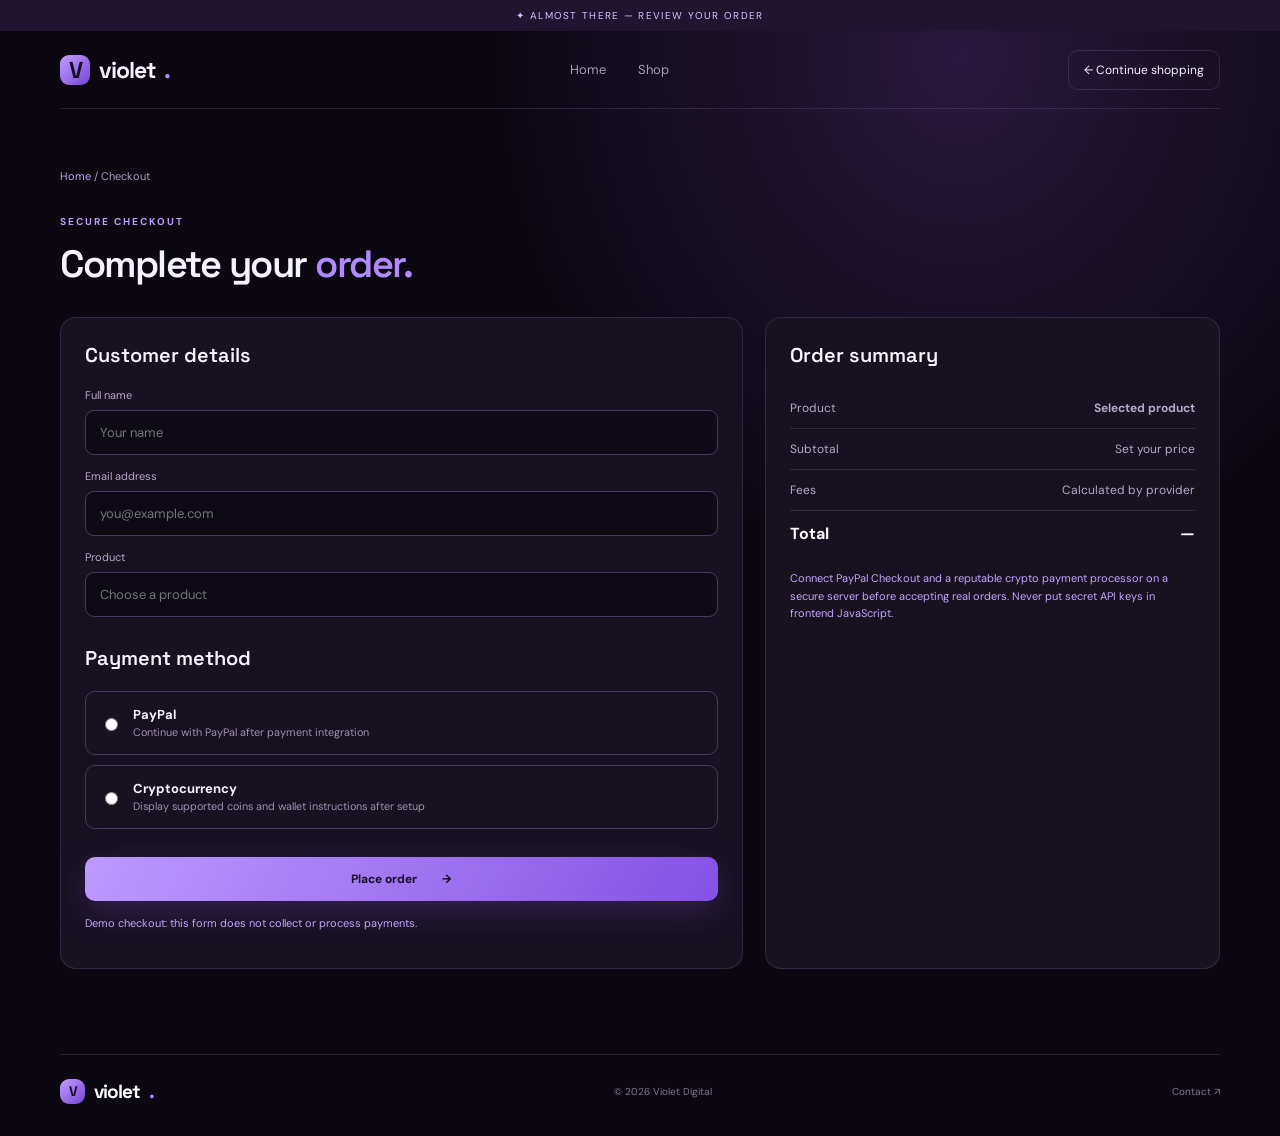
<file: checkout.html>
<!doctype html>
<html lang="en"><head><meta charset="utf-8"><meta name="viewport" content="width=device-width,initial-scale=1"><title>Checkout | Violet</title><link rel="stylesheet" href="style.css"><script defer src="script.js"></script></head>
<body><div class="announcement">✦ ALMOST THERE — REVIEW YOUR ORDER</div><header class="nav wrap"><a class="brand" href="index.html"><span class="brand-mark">V</span> violet<span class="dot">.</span></a><nav><a href="index.html">Home</a><a href="index.html#products">Shop</a></nav><a class="nav-cta" href="index.html#products">← Continue shopping</a></header>
<main class="page-main wrap"><div class="crumb"><a href="index.html">Home</a> / Checkout</div><div class="section-heading"><div><div class="eyebrow">SECURE CHECKOUT</div><h2>Complete your <em>order.</em></h2></div></div>
<form id="checkout-form" class="checkout-layout"><section class="panel"><h2>Customer details</h2><div class="field"><label for="customer-name">Full name</label><input id="customer-name" name="name" autocomplete="name" placeholder="Your name" required></div><div class="field"><label for="customer-email">Email address</label><input id="customer-email" name="email" type="email" autocomplete="email" placeholder="you@example.com" required></div><div class="field"><label for="checkout-product">Product</label><input id="checkout-product" name="product" placeholder="Choose a product" required></div><h2 style="margin-top:28px">Payment method</h2><label class="payment-option"><input type="radio" name="payment" value="PayPal" required><span><strong>PayPal</strong><br><small style="color:#9f91ae">Continue with PayPal after payment integration</small></span></label><label class="payment-option"><input type="radio" name="payment" value="Crypto"><span><strong>Cryptocurrency</strong><br><small style="color:#9f91ae">Display supported coins and wallet instructions after setup</small></span></label><button class="button primary" type="submit" style="width:100%;margin-top:18px">Place order <span>→</span></button><p id="checkout-message" class="checkout-message" aria-live="polite">Demo checkout: this form does not collect or process payments.</p></section>
<aside class="panel"><h2>Order summary</h2><div class="summary-line"><span>Product</span><strong id="summary-product">Selected product</strong></div><div class="summary-line"><span>Subtotal</span><span>Set your price</span></div><div class="summary-line"><span>Fees</span><span>Calculated by provider</span></div><div class="summary-line total"><span>Total</span><span>—</span></div><p class="checkout-message">Connect PayPal Checkout and a reputable crypto payment processor on a secure server before accepting real orders. Never put secret API keys in frontend JavaScript.</p></aside></form></main>
<footer class="footer wrap"><a class="brand" href="index.html"><span class="brand-mark">V</span> violet<span class="dot">.</span></a><span>© 2026 Violet Digital</span><a href="mailto:hello@example.com">Contact ↗</a></footer></body></html>
</file>
<file: style.css>
@import url('https://fonts.googleapis.com/css2?family=DM+Sans:wght@400;500;600;700&family=Space+Grotesk:wght@400;500;600;700&display=swap');
:root{--bg:#0b0812;--panel:#151020;--panel2:#1c1429;--purple:#b18aff;--purple2:#7846dc;--text:#f7f2ff;--muted:#a99db8;--line:rgba(205,177,255,.14)}
*{box-sizing:border-box}html{scroll-behavior:smooth}body{margin:0;background:radial-gradient(ellipse at 75% 5%,#29183e 0,transparent 34%),var(--bg);color:var(--text);font-family:'DM Sans',sans-serif}a{color:inherit;text-decoration:none}button,input,select{font:inherit}.wrap{width:min(1160px,calc(100% - 44px));margin:auto}
.announcement{text-align:center;background:#211431;color:#d9c4ff;padding:9px;font-size:10px;letter-spacing:.13em}
.nav{height:78px;display:flex;align-items:center;justify-content:space-between;border-bottom:1px solid var(--line)}.brand{font:700 23px 'Space Grotesk';letter-spacing:-1px;display:flex;align-items:center;gap:9px}.brand-mark{width:30px;height:30px;display:grid;place-items:center;background:linear-gradient(135deg,#c69fff,#7443d5);border-radius:9px;color:#160d25}.dot{color:var(--purple)}nav{display:flex;gap:32px;color:var(--muted);font-size:13px}nav a:hover,nav .active{color:white}.nav-cta{border:1px solid var(--line);padding:11px 15px;border-radius:10px;font-size:12px}.nav-cta span{color:var(--purple);margin-left:8px}
.eyebrow{font-size:10px;letter-spacing:.2em;color:#bd9cff;font-weight:700}.pulse{display:inline-block;width:7px;height:7px;border-radius:50%;background:#a879ff;box-shadow:0 0 12px #a879ff;margin-right:9px}
.hero{min-height:535px;display:grid;grid-template-columns:1fr 1fr;align-items:center;gap:25px;padding-top:40px;padding-bottom:40px}.hero h1{font:600 clamp(48px,6vw,76px)/1.02 'Space Grotesk';letter-spacing:-4px;margin:22px 0}.hero h1 em,h2 em{font-style:normal;color:var(--purple)}.hero-copy>p{max-width:440px;color:var(--muted);font-size:15px;line-height:1.8}.hero-actions{display:flex;align-items:center;gap:23px;margin-top:30px}.button{display:inline-flex;align-items:center;justify-content:center;gap:25px;padding:14px 19px;border:0;border-radius:10px;font-size:12px;font-weight:700;cursor:pointer}.primary{background:linear-gradient(120deg,#bd99ff,#8551e4);color:#180f25;box-shadow:0 10px 35px #824ce044}.text-link{font-size:12px;color:#c7b6df}.hero-proof{display:flex;align-items:center;gap:12px;margin-top:42px;color:#93869f;font-size:11px}
.hero-art{height:410px;position:relative;display:grid;place-items:center}.orb{position:absolute;border-radius:50%;filter:blur(1px)}.orb-one{width:300px;height:300px;background:radial-gradient(circle,#7042bd66,transparent 70%);top:45px;right:40px}.orb-two{width:220px;height:220px;border:1px solid #b38aff2c;right:80px;top:85px}.glass-card{position:absolute;border:1px solid #d9bfff30;background:linear-gradient(145deg,#34234cdd,#171020ef);box-shadow:0 30px 90px #0008;backdrop-filter:blur(15px);border-radius:22px}.card-back{width:235px;height:285px;transform:rotate(-12deg) translate(-45px,5px);padding:22px}.card-front{width:245px;height:300px;transform:rotate(7deg) translate(28px,5px);padding:19px}.mini-label,.card-top,.featured-bottom small{font-size:9px;letter-spacing:.17em;color:#c4addf}.back-shape{font-size:115px;color:#8d5de6;opacity:.6;text-align:center;margin-top:35px}.card-top{display:flex;justify-content:space-between}.live-dot{color:#9de3b5}.product-art{height:175px;display:grid;place-items:center;font-size:108px;color:#c9a9ff;text-shadow:0 0 45px #a879ff}.featured-bottom{display:flex;align-items:center;justify-content:space-between}.featured-bottom strong{display:block;font:600 16px 'Space Grotesk';margin-top:5px}.arrow-circle{width:34px;height:34px;border-radius:50%;background:#a879ff;color:#180e25;display:grid;place-items:center}.float-tag{position:absolute;background:#251a35;border:1px solid var(--line);padding:10px 13px;border-radius:9px;font-size:9px;letter-spacing:.1em;color:#d7c6ef;box-shadow:0 10px 25px #0005}.tag-top{top:52px;right:0}.tag-bottom{bottom:35px;left:10px}
.stats{display:grid;grid-template-columns:repeat(4,1fr);border-top:1px solid var(--line);border-bottom:1px solid var(--line);padding:22px 0;gap:15px}.stats div{display:flex;align-items:center;gap:12px}.stats strong{font:600 22px 'Space Grotesk';color:#bd9aff}.stats span,.stats-note{font-size:11px;color:var(--muted)}.stats-note{justify-content:flex-end}
.products-section{padding:92px 0}.section-heading{display:flex;justify-content:space-between;align-items:end;margin-bottom:29px}.section-heading h2,.about h2{font:600 38px 'Space Grotesk';letter-spacing:-1.5px;margin:12px 0 0}.count{font-size:10px;letter-spacing:.15em;color:#9e8eaf}.product-grid{display:grid;grid-template-columns:repeat(4,1fr);gap:17px}.product-card{background:linear-gradient(160deg,#1b1429,#110d19);border:1px solid var(--line);border-radius:16px;overflow:hidden;transition:.25s}.product-card:hover{transform:translateY(-6px);border-color:#a879ff77}.product-image{height:185px;display:grid;place-items:center;position:relative;background:radial-gradient(circle at 50% 45%,#593b8066,#21162f 65%);overflow:hidden}.product-image img{width:100%;height:100%;object-fit:cover;position:absolute;inset:0;z-index:1}.image-placeholder{font-size:10px;text-align:center;line-height:1.8;letter-spacing:.13em;color:#c3a4f2;z-index:0}.image-placeholder small{font-size:8px;color:#9783ad}.product-badge{position:absolute;top:12px;left:12px;z-index:2;background:#b58aff;color:#1a1026;border-radius:5px;padding:6px 8px;font-size:8px;font-weight:700;letter-spacing:.1em}.product-info{padding:18px}.product-type{font-size:8px;letter-spacing:.15em;color:#aa8be0}.product-info h3{font:600 17px 'Space Grotesk';margin:9px 0}.product-info p{font-size:11px;color:var(--muted);line-height:1.6;min-height:36px}.product-bottom{display:flex;justify-content:space-between;align-items:center;border-top:1px solid var(--line);padding-top:14px;margin-top:16px}.price{font-size:12px;font-weight:700}.product-bottom a{font-size:10px;color:#c5a8ff}
.about{display:grid;grid-template-columns:80px 1fr 1fr;align-items:center;gap:30px;padding:40px 0 80px;border-top:1px solid var(--line)}.about-symbol{font-size:65px;color:#a879ff;text-align:center}.about p{color:var(--muted);font-size:13px;line-height:1.8}.footer{border-top:1px solid var(--line);padding:24px 0 32px;display:flex;justify-content:space-between;align-items:center;color:#82758f;font-size:10px}.footer .brand{color:white;font-size:19px}.footer .brand-mark{width:25px;height:25px;font-size:14px}
.page-main{min-height:70vh;padding:60px 0 85px}.crumb{font-size:11px;color:var(--muted);margin-bottom:32px}.crumb a{color:#c4a5ff}.detail{display:grid;grid-template-columns:1fr 1fr;gap:60px;align-items:start}.detail-image{height:420px;border:1px solid var(--line);border-radius:20px;background:radial-gradient(circle,#593b8066,#21162f 70%);display:grid;place-items:center;position:relative;overflow:hidden}.detail-image img{width:100%;height:100%;object-fit:cover;position:absolute;inset:0;z-index:1}.detail-image .image-placeholder{font-size:12px}.detail-copy h1{font:600 43px 'Space Grotesk';letter-spacing:-2px;margin:14px 0}.detail-copy>p{color:var(--muted);line-height:1.8;font-size:14px}.detail-price{font:600 25px 'Space Grotesk';margin:24px 0}.detail-copy ul{padding-left:18px;color:#c4b6d3;font-size:13px;line-height:2}.detail-copy .button{margin-top:18px}.note{font-size:10px!important;color:#84778f!important;margin-top:17px}
.checkout-layout{display:grid;grid-template-columns:1.2fr .8fr;gap:22px}.panel{background:#171120;border:1px solid var(--line);border-radius:16px;padding:24px}.panel h2{font:600 20px 'Space Grotesk';margin:0 0 20px}.field{margin:14px 0}.field label{display:block;color:#b9a9c9;font-size:11px;margin-bottom:8px}.field input,.field select{width:100%;padding:13px 14px;border-radius:9px;border:1px solid #49385d;background:#0e0a15;color:white;outline:none;font-size:13px}.field input:focus,.field select:focus{border-color:#a879ff}.payment-option{display:flex;gap:12px;align-items:center;padding:14px;border:1px solid #49385d;border-radius:10px;margin:10px 0;cursor:pointer;font-size:13px}.payment-option:has(input:checked){border-color:#a879ff;background:#a879ff12}.payment-option input{accent-color:#a879ff}.summary-line{display:flex;justify-content:space-between;color:#b6a9c5;font-size:12px;padding:12px 0;border-bottom:1px solid var(--line)}.summary-line.total{font-size:16px;color:white;font-weight:700;border:0}.checkout-message{color:#c4a5ff;font-size:11px;line-height:1.6;margin-top:14px}
@media(max-width:850px){.hero{grid-template-columns:1fr;padding-top:60px}.hero-art{height:360px}.product-grid{grid-template-columns:repeat(2,1fr)}.stats{grid-template-columns:repeat(2,1fr)}.about{grid-template-columns:55px 1fr}.about p{grid-column:2}.detail{grid-template-columns:1fr;gap:28px}.checkout-layout{grid-template-columns:1fr}}
@media(max-width:560px){.wrap{width:calc(100% - 30px)}nav{gap:13px;font-size:11px}.nav-cta{display:none}.hero h1{font-size:54px}.hero-art{transform:scale(.88);margin:-15px -20px}.product-grid{grid-template-columns:1fr}.product-image{height:215px}.section-heading h2,.about h2{font-size:30px}.stats{gap:16px}.footer{gap:14px;flex-wrap:wrap}.detail-copy h1{font-size:36px}}
</file>
